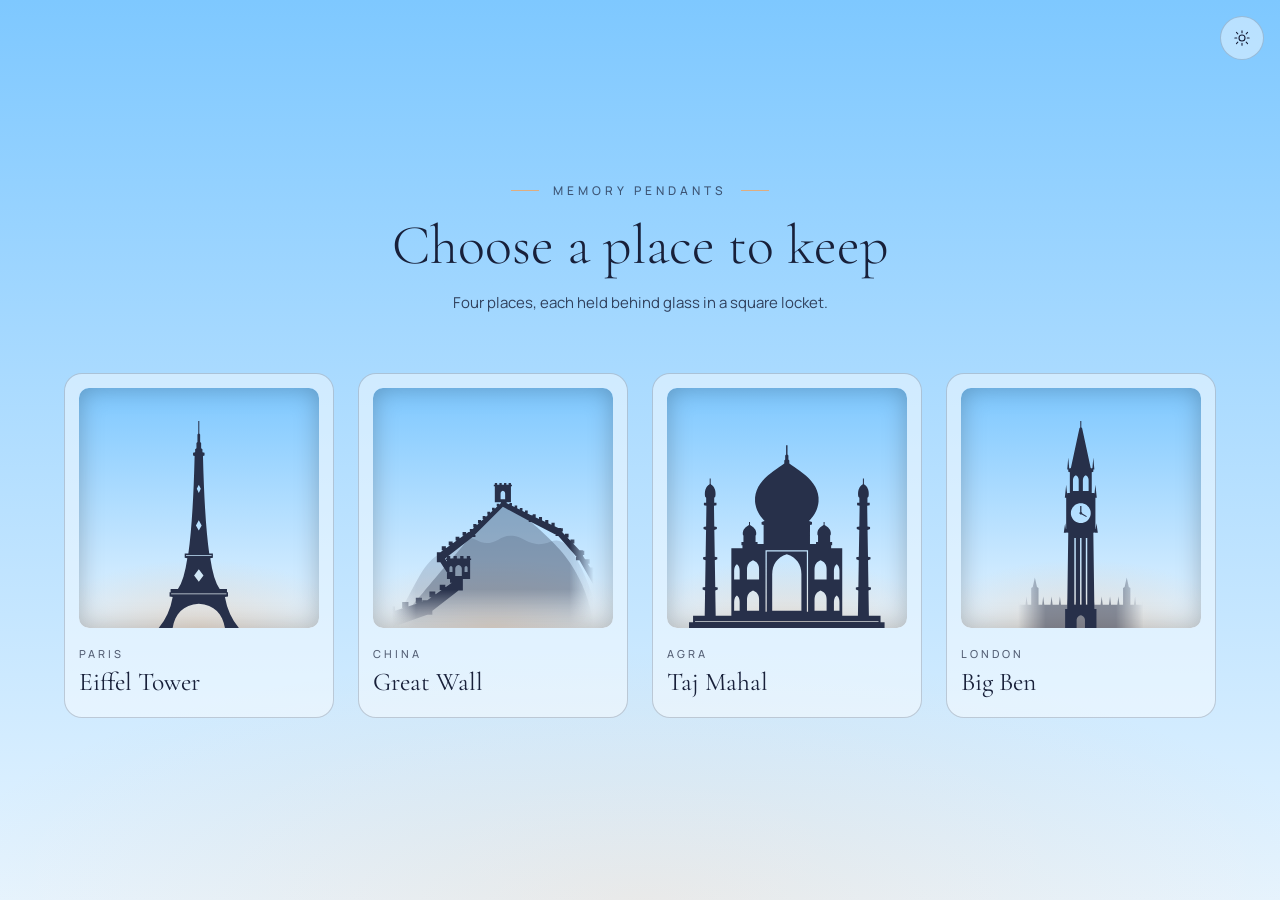
<file: index.html>
<!doctype html>
<html lang="en" class="no-js">
<head>
  <meta charset="utf-8">
  <meta name="viewport" content="width=device-width, initial-scale=1, viewport-fit=cover">
  <title>Memory Pendants</title>
  <meta name="description" content="Square memory pendants that keep a place close.">
  <link rel="preconnect" href="https://fonts.googleapis.com">
  <link rel="preconnect" href="https://fonts.gstatic.com" crossorigin>
  <link rel="stylesheet" href="https://fonts.googleapis.com/css2?family=Cormorant+Garamond:ital,wght@0,300;0,400;0,500;1,300;1,400&family=Manrope:wght@400;500;600&display=swap">
  <link rel="stylesheet" href="css/style.css">
  <script src="js/theme.js"></script>
</head>
<body>
  <header class="site-header">
    <button type="button" class="theme-toggle" aria-pressed="true" aria-label="Night sky">
      <svg class="icon-moon" width="18" height="18" viewBox="0 0 24 24" fill="none" aria-hidden="true">
        <path d="M20 14.5A8.5 8.5 0 0 1 9.5 4a8.5 8.5 0 1 0 10.5 10.5Z" stroke="currentColor" stroke-width="1.5" stroke-linecap="round" stroke-linejoin="round"/>
      </svg>
      <svg class="icon-sun" width="18" height="18" viewBox="0 0 24 24" fill="none" aria-hidden="true">
        <circle cx="12" cy="12" r="4" stroke="currentColor" stroke-width="1.5"/>
        <path d="M12 2.5V5M12 19v2.5M4.6 4.6l1.8 1.8M17.6 17.6l1.8 1.8M2.5 12H5M19 12h2.5M4.6 19.4l1.8-1.8M17.6 6.4l1.8-1.8" stroke="currentColor" stroke-width="1.5" stroke-linecap="round"/>
      </svg>
    </button>
  </header>

  <main>
    <section class="custom_location_picker" aria-labelledby="picker-heading">
      <div class="center-div">
        <div class="content-wrapper">
          <div class="section-header">
            <p class="eyebrow">Memory Pendants</p>
            <h1 id="picker-heading" class="section-heading">Choose a place to keep</h1>
            <p class="description">Four places, each held behind glass in a square locket.</p>
          </div>

          <ul class="location-grid">
            <li>
              <a class="location-card" href="paris.html">
                <span class="card-preview" data-landmark="paris" aria-hidden="true"></span>
                <span class="card-meta">Paris</span>
                <span class="card-title">Eiffel Tower</span>
              </a>
            </li>
            <li>
              <a class="location-card" href="great-wall.html">
                <span class="card-preview" data-landmark="great-wall" aria-hidden="true"></span>
                <span class="card-meta">China</span>
                <span class="card-title">Great Wall</span>
              </a>
            </li>
            <li>
              <a class="location-card" href="taj-mahal.html">
                <span class="card-preview" data-landmark="taj-mahal" aria-hidden="true"></span>
                <span class="card-meta">Agra</span>
                <span class="card-title">Taj Mahal</span>
              </a>
            </li>
            <li>
              <a class="location-card" href="big-ben.html">
                <span class="card-preview" data-landmark="big-ben" aria-hidden="true"></span>
                <span class="card-meta">London</span>
                <span class="card-title">Big Ben</span>
              </a>
            </li>
          </ul>
        </div>
      </div>
    </section>
  </main>

  <script src="assets/landmarks/paris.js"></script>
  <script src="assets/landmarks/great-wall.js"></script>
  <script src="assets/landmarks/taj-mahal.js"></script>
  <script src="assets/landmarks/big-ben.js"></script>
  <script>
    (function () {
      var section = document.querySelector('section.custom_location_picker');
      if (!section) return;
      if (!window.PENDANT_LANDMARKS || !window.DOMParser) return;

      section.querySelectorAll('.card-preview').forEach(function (preview) {
        var markup = window.PENDANT_LANDMARKS[preview.getAttribute('data-landmark')];
        if (!markup) return;

        var svg = new DOMParser().parseFromString(markup, 'image/svg+xml').documentElement;
        if (!svg || svg.nodeName.toLowerCase() !== 'svg') return;

        svg.setAttribute('class', 'landmark-svg');
        svg.setAttribute('focusable', 'false');
        svg.setAttribute('preserveAspectRatio', 'xMidYMax meet');
        preview.appendChild(document.importNode(svg, true));
      });
    })();
  </script>
</body>
</html>
</file>
<file: css/style.css>
:root {
  --primary_font: "Cormorant Garamond", "Cormorant", Georgia, "Times New Roman", serif;
  --secondary_font: "Manrope", "Helvetica Neue", Helvetica, Arial, sans-serif;

  --night-sky-top: #0b1026;
  --night-sky-bottom: #1b2450;
  --night-accent: #f5d98a;
  --night-landmark: #e9c97f;
  --night-text: #f4efe4;
  --day-sky-top: #7ec8ff;
  --day-sky-bottom: #e6f4ff;
  --day-accent: #ff9e4a;
  --day-landmark: #27304a;
  --day-text: #18203a;

  --primary_text_color: var(--night-text);
  --sky_top: var(--night-sky-top);
  --sky_bottom: var(--night-sky-bottom);
  --accent_color: var(--night-accent);
  --landmark_color: var(--night-landmark);
  --page_background: var(--night-sky-top);
  --button_text_color: var(--night-sky-top);
  --haze_color: var(--night-sky-bottom);
  --night-metal-light: #eef0f3;
  --night-metal-mid: #a9adb4;
  --night-metal-dark: #5d6169;
  --day-metal-light: #ffffff;
  --day-metal-mid: #c2c6cd;
  --day-metal-dark: #7d828b;

  --dim_color: color-mix(in srgb, color-mix(in srgb, var(--night-sky-top) 40%, #000000) 50%, transparent);
  --hairline: color-mix(in srgb, var(--night-text) 24%, transparent);
  --glass: rgba(255, 255, 255, 0.06);
  --bar_background: color-mix(in srgb, var(--night-sky-top) 94%, transparent);
  --metal_light: var(--night-metal-light);
  --metal_mid: var(--night-metal-mid);
  --metal_dark: var(--night-metal-dark);
  --day_opacity: 0;
  color-scheme: dark;

  &[data-theme="day"] {
    --primary_text_color: var(--day-text);
    --sky_top: var(--day-sky-top);
    --sky_bottom: var(--day-sky-bottom);
    --accent_color: var(--day-accent);
    --landmark_color: var(--day-landmark);
    --page_background: var(--day-sky-bottom);
    --button_text_color: #ffffff;
    --haze_color: var(--day-sky-bottom);
    --dim_color: color-mix(in srgb, color-mix(in srgb, var(--day-sky-bottom) 40%, #ffffff) 55%, transparent);
    --hairline: color-mix(in srgb, var(--day-text) 20%, transparent);
    --glass: rgba(255, 255, 255, 0.45);
    --bar_background: color-mix(in srgb, color-mix(in srgb, var(--day-sky-bottom) 40%, #ffffff) 95%, transparent);
    --metal_light: var(--day-metal-light);
    --metal_mid: var(--day-metal-mid);
    --metal_dark: var(--day-metal-dark);
    --day_opacity: 1;
    color-scheme: light;
  }

  @media (prefers-color-scheme: light) {
    &:not([data-theme]) {
      --primary_text_color: var(--day-text);
      --sky_top: var(--day-sky-top);
      --sky_bottom: var(--day-sky-bottom);
      --accent_color: var(--day-accent);
      --landmark_color: var(--day-landmark);
      --page_background: var(--day-sky-bottom);
      --button_text_color: #ffffff;
      --haze_color: var(--day-sky-bottom);
      --dim_color: color-mix(in srgb, color-mix(in srgb, var(--day-sky-bottom) 40%, #ffffff) 55%, transparent);
      --hairline: color-mix(in srgb, var(--day-text) 20%, transparent);
      --glass: rgba(255, 255, 255, 0.45);
      --bar_background: color-mix(in srgb, color-mix(in srgb, var(--day-sky-bottom) 40%, #ffffff) 95%, transparent);
      --metal_light: var(--day-metal-light);
      --metal_mid: var(--day-metal-mid);
      --metal_dark: var(--day-metal-dark);
      --day_opacity: 1;
      color-scheme: light;
    }
  }
}

@keyframes starTwinkle {
  to {
    opacity: 0.12;
  }
}

@keyframes cloudDrift {
  from {
    transform: translateX(0);
  }
  to {
    transform: translateX(var(--dx));
  }
}

@keyframes shootingStar {
  0% {
    opacity: 0;
    transform: rotate(-24deg) translateX(0);
  }
  1.5% {
    opacity: 1;
  }
  6% {
    opacity: 0;
    transform: rotate(-24deg) translateX(-40vmin);
  }
  100% {
    opacity: 0;
    transform: rotate(-24deg) translateX(-40vmin);
  }
}

@keyframes nudgeLine {
  from {
    transform: translateY(-100%);
  }
  to {
    transform: translateY(100%);
  }
}

*,
*::before,
*::after {
  box-sizing: border-box;
}

html {
  -webkit-text-size-adjust: 100%;
  text-size-adjust: 100%;

  &.lenis,
  &.lenis body {
    height: auto;
  }

  &.lenis.lenis-smooth {
    scroll-behavior: auto !important;
  }
}

body {
  margin: 0;
  background-color: var(--page_background);
  color: var(--primary_text_color);
  font-family: var(--secondary_font);
  -webkit-font-smoothing: antialiased;
  -moz-osx-font-smoothing: grayscale;
  transition: background-color 0.6s ease, color 0.6s ease;
}

main {
  display: block;
}

[hidden] {
  display: none !important;
}

:focus-visible {
  outline: 2px solid var(--primary_text_color);
  outline-offset: 3px;
}

.visually-hidden {
  position: absolute !important;
  width: 1px;
  height: 1px;
  margin: -1px;
  padding: 0;
  overflow: hidden;
  clip: rect(0 0 0 0);
  white-space: nowrap;
  border: 0;
}

.eyebrow {
  margin: 0;
  font-family: var(--secondary_font);
  font-size: 12px;
  font-weight: 500;
  letter-spacing: 4px;
  text-transform: uppercase;
  opacity: 0.7;
}

.description {
  margin: 0;
  font-family: var(--secondary_font);
  font-size: clamp(15px, 1.05vw, 17px);
  line-height: 1.75;
  opacity: 0.82;
}

.cta-button {
  display: inline-flex;
  align-items: center;
  justify-content: center;
  gap: 10px;
  min-height: 52px;
  padding: 14px 34px;
  border-radius: 9999px;
  border: 1px solid var(--primary_text_color);
  background: transparent;
  color: var(--primary_text_color);
  font-family: var(--secondary_font);
  font-size: 13px;
  font-weight: 600;
  letter-spacing: 2px;
  text-transform: uppercase;
  cursor: pointer;
  transition: background-color 0.35s cubic-bezier(0.23, 1, 0.32, 1), color 0.35s cubic-bezier(0.23, 1, 0.32, 1), border-color 0.35s cubic-bezier(0.23, 1, 0.32, 1), transform 0.35s cubic-bezier(0.23, 1, 0.32, 1), box-shadow 0.35s cubic-bezier(0.23, 1, 0.32, 1);

  &.button-primary {
    background: var(--primary_text_color);
    color: var(--button_text_color);
  }

  &:hover {
    transform: translateY(-2px);
    box-shadow: 0 10px 28px rgba(0, 0, 0, 0.18);
  }

  &.is-added {
    background: transparent;
    color: var(--primary_text_color);
  }
}

.center-div {
  width: 100%;
  max-width: 1200px;
  margin: 0 auto;
  padding: 0 24px;

  @media screen and (max-width: 1200px) {
    max-width: 95%;
    padding: 0;
  }
}

/* Site Header */
.site-header {
  position: fixed;
  top: 0;
  right: 0;
  z-index: 20;
  padding: max(16px, env(safe-area-inset-top)) max(16px, env(safe-area-inset-right)) 0 0;

  .theme-toggle {
    display: grid;
    place-items: center;
    width: 44px;
    height: 44px;
    padding: 0;
    border-radius: 50%;
    border: 1px solid var(--hairline);
    background: var(--glass);
    color: var(--primary_text_color);
    cursor: pointer;
    transition: background-color 0.6s ease, border-color 0.6s ease, color 0.6s ease, transform 0.35s cubic-bezier(0.23, 1, 0.32, 1);

    &:hover {
      transform: scale(1.06);
    }

    & svg {
      grid-area: 1 / 1;
      transition: opacity 0.6s ease, transform 0.6s cubic-bezier(0.23, 1, 0.32, 1);
    }

    .icon-sun {
      opacity: 0;
      transform: rotate(-45deg) scale(0.6);
    }

    :root[data-theme="day"] & {
      .icon-moon {
        opacity: 0;
        transform: rotate(45deg) scale(0.6);
      }

      .icon-sun {
        opacity: 1;
        transform: none;
      }
    }

    .no-js & {
      display: none;
    }
  }
}

/* Custom Pendant Scene */
section.custom_pendant_scene {
  --vh: 1vh;
  --sq: min(calc(38 * var(--vh)), 30vw);
  --sq-y: calc(-2 * var(--vh));
  --lm-h: calc(72 * var(--vh));
  --lm-y: calc(-3 * var(--vh));
  --lm-ratio: 0.5;
  --pw-x: 0.26;
  --pw-y: 1.06;
  --pw-size: 0.48;
  --d-pendant-x: 0.25;
  --m-pendant-scale: 0.7;
  --m-pendant-y: 0.21;
  position: relative;
  overflow-x: clip;

  @supports (height: 1dvh) {
    --vh: 1dvh;
  }

  @media screen and (max-width: 899px) {
    --sq: min(calc(34 * var(--vh)), 56vw);
    --lm-h: calc(68 * var(--vh));
    --m-pendant-scale: 0.8;
    --m-pendant-y: 0.24;
  }

  @media screen and (max-width: 599px) {
    --m-pendant-scale: 0.7;
    --m-pendant-y: 0.21;
  }

  @media screen and (max-width: 599px) and (max-height: 700px) {
    --m-pendant-scale: 0.6;
    --m-pendant-y: 0.19;
  }

  .scene-stage {
    position: relative;
    padding-bottom: 72px;
  }

  .scene-backdrop {
    position: absolute;
    inset: 0;
    overflow: hidden;
  }

  .sky-layer {
    position: absolute;
    inset: 0;
    transition: opacity 0.6s ease;

    &.sky-night {
      background:
        radial-gradient(ellipse 80% 40% at 50% 100%, color-mix(in srgb, var(--night-accent) 12%, transparent), transparent 70%),
        linear-gradient(180deg, var(--night-sky-top) 0%, var(--night-sky-bottom) 100%);
    }

    &.sky-day {
      opacity: var(--day_opacity);
      background:
        radial-gradient(ellipse 90% 45% at 50% 100%, color-mix(in srgb, var(--day-accent) 14%, transparent), transparent 70%),
        linear-gradient(180deg, var(--day-sky-top) 0%, var(--day-sky-bottom) 100%);
    }
  }

  .sky-far,
  .sky-near {
    position: absolute;
    inset: -8% 0;
  }

  .sky-stars,
  .picture-stars,
  .sky-clouds {
    position: absolute;
    inset: 0;
  }

  .star {
    position: absolute;
    left: var(--x);
    top: var(--y);
    width: var(--s);
    height: var(--s);
    border-radius: 50%;
    background: #ffffff;
    opacity: var(--o);

    &.is-twinkling {
      animation: starTwinkle var(--t) ease-in-out var(--d) infinite alternate;
    }
  }

  .shooting-star {
    position: absolute;
    left: var(--x);
    top: var(--y);
    width: 110px;
    height: 1px;
    background: linear-gradient(90deg, #ffffff, rgba(255, 255, 255, 0));
    opacity: 0;
    animation: shootingStar var(--t) linear var(--d) infinite;

    @media screen and (max-width: 899px) {
      display: none;
    }
  }

  .sky-grain {
    position: absolute;
    inset: 0;
    opacity: 0.06;
    background-image: url("data:image/svg+xml,%3Csvg xmlns='http://www.w3.org/2000/svg' width='160' height='160'%3E%3Cfilter id='n'%3E%3CfeTurbulence type='fractalNoise' baseFrequency='0.9' numOctaves='2' stitchTiles='stitch'/%3E%3C/filter%3E%3Crect width='100%25' height='100%25' filter='url(%23n)'/%3E%3C/svg%3E");
  }

  .sun {
    position: absolute;
    left: 74%;
    top: 22%;
    width: clamp(120px, 16vw, 240px);
    aspect-ratio: 1;
    border-radius: 50%;
    transform: translate(-50%, -50%);
    background: radial-gradient(circle, #ffffff 0 16%, color-mix(in srgb, var(--day-accent) 30%, #ffffff) 21%, color-mix(in srgb, var(--day-accent) 22%, transparent) 38%, transparent 70%);

    @media screen and (max-width: 899px) {
      left: 78%;
      top: 18%;
    }
  }

  .cloud {
    position: absolute;
    left: var(--x);
    top: var(--y);
    width: var(--w);
    aspect-ratio: 2.6;
    opacity: var(--o);
    background:
      radial-gradient(ellipse 36% 48% at 30% 64%, rgba(255, 255, 255, 0.95), rgba(255, 255, 255, 0) 70%),
      radial-gradient(ellipse 32% 58% at 54% 46%, rgba(255, 255, 255, 0.95), rgba(255, 255, 255, 0) 70%),
      radial-gradient(ellipse 30% 42% at 75% 64%, rgba(255, 255, 255, 0.9), rgba(255, 255, 255, 0) 70%);
    animation: cloudDrift var(--t) ease-in-out var(--d) infinite alternate;
  }

  .scene-dim {
    display: none;
  }

  .pendant-group {
    position: relative;
    display: flex;
    flex-direction: column;
    align-items: center;
  }

  .scene-window {
    position: relative;
    width: 100%;
    height: calc(84 * var(--vh));
  }

  .window-picture,
  .window-haze,
  .pendant-art {
    display: none;
  }

  .landmark {
    position: absolute;
    left: 50%;
    top: calc(50% + var(--lm-y));
    width: min(calc(var(--lm-h) * var(--lm-ratio)), 88vw);
    aspect-ratio: var(--lm-ratio);
    margin: 0;
    color: var(--landmark_color);
    transform: translate(-50%, -50%);
    transition: color 0.6s ease;

    .landmark-svg {
      display: block;
      width: 100%;
      height: 100%;
      color: inherit;
    }
  }

  .pendant-still {
    --still-w: min(300px, 72vw);
    position: relative;
    width: var(--still-w);
    margin-top: calc(-12 * var(--vh));

    .still-picture {
      position: absolute;
      left: calc(var(--pw-x) * var(--still-w));
      top: calc(var(--pw-y) * var(--still-w));
      width: calc(var(--pw-size) * var(--still-w));
      aspect-ratio: 1;
      overflow: hidden;
      border-radius: 8%;
      background:
        radial-gradient(ellipse 90% 40% at 50% 100%, color-mix(in srgb, var(--accent_color) 26%, transparent), transparent 72%),
        linear-gradient(180deg, var(--sky_top) 0%, var(--sky_bottom) 100%);
    }

    .still-landmark {
      position: absolute;
      inset: 14% 8% -1%;
      color: var(--landmark_color);

      .landmark-svg {
        display: block;
        width: 100%;
        height: 100%;
        color: inherit;
      }
    }
  }

  .pendant-image {
    position: relative;
    display: block;
    width: 100%;
    height: auto;
  }

  .scene-details {
    position: relative;
    display: flex;
    justify-content: center;
    padding: 48px 24px 0;
  }

  .details-inner {
    width: 100%;
    max-width: 34rem;
  }

  .eyebrow {
    display: flex;
    align-items: center;
    gap: 14px;

    &::before {
      content: "";
      width: 28px;
      height: 1px;
      background: var(--accent_color);
    }
  }

  .details-title {
    margin: 18px 0 0;
    font-family: var(--primary_font);
    font-size: clamp(40px, 4.4vw, 68px);
    font-weight: 300;
    line-height: 1.02;
    letter-spacing: -0.5px;
  }

  .details-tagline {
    margin: 10px 0 0;
    font-family: var(--primary_font);
    font-size: clamp(19px, 1.6vw, 24px);
    font-style: italic;
    font-weight: 300;
    opacity: 0.78;
  }

  .details-price {
    margin: 26px 0 0;
    font-family: var(--secondary_font);
    font-size: 17px;
    font-weight: 500;
    letter-spacing: 1.5px;
    font-variant-numeric: lining-nums;
  }

  .details-divider {
    display: block;
    width: 56px;
    height: 1px;
    margin: 26px 0;
    background: var(--accent_color);
  }

  .details-list {
    display: grid;
    gap: 10px;
    margin: 26px 0 0;
    padding: 0;
    list-style: none;

    & li {
      position: relative;
      padding-left: 26px;
      font-size: 14px;
      line-height: 1.55;
      opacity: 0.86;

      &::before {
        content: "";
        position: absolute;
        left: 0;
        top: 11px;
        width: 14px;
        height: 1px;
        background: var(--accent_color);
      }
    }
  }

  .details-cta {
    margin-top: 34px;
  }

  .scroll-nudge,
  .buy-bar {
    display: none;
  }

  .no-js & {
    .scene-window,
    .pendant-still {
      display: none;
    }
  }
}

html.is-animated section.custom_pendant_scene {
  height: 450vh;
  height: 450svh;

  .scene-stage {
    position: sticky;
    top: 0;
    height: 100vh;
    height: 100dvh;
    padding: 0;
    overflow: hidden;
  }

  .scene-dim {
    display: block;
    position: absolute;
    inset: 0;
    background: var(--dim_color);
    opacity: 0;
    transition: background-color 0.6s ease;
  }

  .pendant-group {
    position: absolute;
    inset: 0;
    display: block;
    will-change: transform;
  }

  .scene-window {
    --clip: 0;
    position: absolute;
    inset: 0;
    height: auto;
    -webkit-clip-path: inset(calc((50% + var(--sq-y) - var(--sq) / 2) * var(--clip)) calc((50% - var(--sq) / 2) * var(--clip)) calc((50% - var(--sq-y) - var(--sq) / 2) * var(--clip)) calc((50% - var(--sq) / 2) * var(--clip)) round calc(var(--sq) * 0.0833 * var(--clip)));
    clip-path: inset(calc((50% + var(--sq-y) - var(--sq) / 2) * var(--clip)) calc((50% - var(--sq) / 2) * var(--clip)) calc((50% - var(--sq-y) - var(--sq) / 2) * var(--clip)) calc((50% - var(--sq) / 2) * var(--clip)) round calc(var(--sq) * 0.0833 * var(--clip)));
  }

  .window-picture {
    display: block;
    position: absolute;
    left: calc(50% - var(--sq) / 2);
    top: calc(50% + var(--sq-y) - var(--sq) / 2);
    width: var(--sq);
    height: var(--sq);
    border-radius: calc(var(--sq) * 0.0833);
    overflow: hidden;
    opacity: 0;

    &::after {
      content: "";
      position: absolute;
      inset: 0;
      border-radius: inherit;
      box-shadow: inset 0 0 calc(var(--sq) * 0.1) rgba(0, 0, 0, 0.3);
    }

    .picture-sky {
      position: absolute;
      inset: 0;
      transition: opacity 0.6s ease;

      &.picture-night {
        background:
          radial-gradient(ellipse 90% 40% at 50% 100%, color-mix(in srgb, var(--night-accent) 26%, transparent), transparent 72%),
          linear-gradient(180deg, var(--night-sky-top) 0%, var(--night-sky-bottom) 100%);
      }

      &.picture-day {
        opacity: var(--day_opacity);
        background:
          radial-gradient(ellipse 90% 40% at 50% 100%, color-mix(in srgb, var(--day-accent) 26%, transparent), transparent 72%),
          linear-gradient(180deg, var(--day-sky-top) 0%, var(--day-sky-bottom) 100%);
      }
    }

    .picture-sun {
      position: absolute;
      left: 76%;
      top: 22%;
      width: 26%;
      aspect-ratio: 1;
      border-radius: 50%;
      transform: translate(-50%, -50%);
      background: radial-gradient(circle, #ffffff 0 22%, color-mix(in srgb, var(--day-accent) 30%, transparent) 42%, transparent 70%);
    }
  }

  .landmark {
    will-change: transform;
  }

  .window-haze {
    display: block;
    position: absolute;
    inset: 0;
    background: linear-gradient(180deg, transparent 10%, var(--haze_color) 100%);
    opacity: 0;
  }

  .pendant-art {
    display: block;
    position: absolute;
    left: calc(50% - var(--sq) * 0.625);
    top: calc(50% + var(--sq-y) - var(--sq) * 2.7083);
    width: calc(var(--sq) * 1.25);
    height: calc(var(--sq) * 3.3333);
    overflow: visible;
    opacity: 0;
  }

  .pendant-frame {
    transform-origin: 50% 81.25%;

    .metal-light {
      stop-color: var(--metal_light);
    }

    .metal-mid {
      stop-color: var(--metal_mid);
    }

    .metal-dark {
      stop-color: var(--metal_dark);
    }

    .frame-edge {
      stroke: var(--metal_light);
      stroke-opacity: 0.6;
    }
  }

  .pendant-chain {
    .chain-shade {
      stroke: var(--metal_dark);
    }

    .chain-shine {
      stroke: var(--metal_light);
    }
  }

  .pendant-still {
    display: contents;

    .still-picture {
      display: none;
    }
  }

  .pendant-image {
    position: absolute;
    left: calc(50% - var(--sq) / 2 - var(--pw-x) * var(--sq) / var(--pw-size));
    top: calc(50% + var(--sq-y) - var(--sq) / 2 - var(--pw-y) * var(--sq) / var(--pw-size));
    width: calc(var(--sq) / var(--pw-size));
    max-width: none;
    margin: 0;
    opacity: 0;
  }

  .scene-details {
    position: absolute;
    top: 0;
    bottom: 0;
    left: 50%;
    right: 0;
    align-items: center;
    justify-content: flex-start;
    padding: 0 clamp(24px, 6vw, 112px) 0 clamp(16px, 3vw, 56px);
    opacity: 0;
    visibility: hidden;

    @media screen and (max-width: 899px) {
      top: calc(var(--m-pendant-y) * 100% + var(--sq) * var(--m-pendant-scale) * 0.625 + 20px);
      bottom: calc(84px + env(safe-area-inset-bottom));
      left: 0;
      align-items: flex-start;
      justify-content: center;
      padding: 0 max(24px, env(safe-area-inset-left)) 0 max(24px, env(safe-area-inset-right));
    }
  }

  .details-inner {
    @media screen and (max-width: 899px) {
      max-width: 36rem;
    }
  }

  .details-title {
    @media screen and (max-width: 899px) {
      margin-top: 12px;
      font-size: clamp(32px, 7vw, 52px);
    }
  }

  .details-tagline {
    @media screen and (max-width: 899px) {
      margin-top: 4px;
      font-size: 18px;
    }
  }

  .details-price {
    @media screen and (max-width: 899px) {
      display: none;
    }
  }

  .details-divider {
    @media screen and (max-width: 899px) {
      margin: 16px 0;
    }
  }

  .description {
    @media screen and (max-width: 899px) {
      font-size: 16px;
      line-height: 1.7;
    }

    @media screen and (max-width: 599px) {
      font-size: 14px;
      line-height: 1.65;
    }
  }

  .details-list {
    @media screen and (max-width: 899px) {
      gap: 6px;
      margin-top: 16px;

      & li {
        font-size: 15px;
      }
    }

    @media screen and (max-width: 599px) {
      & li {
        font-size: 13px;
      }
    }
  }

  .details-cta {
    @media screen and (max-width: 899px) {
      display: none;
    }
  }

  .scroll-nudge {
    position: absolute;
    left: 50%;
    bottom: calc(22px + env(safe-area-inset-bottom));
    display: flex;
    flex-direction: column;
    align-items: center;
    gap: 12px;
    transform: translateX(-50%);
    opacity: 0.8;

    .nudge-label {
      font-family: var(--secondary_font);
      font-size: 11px;
      font-weight: 500;
      letter-spacing: 4px;
      text-transform: uppercase;
      padding-left: 4px;
    }

    .nudge-line {
      position: relative;
      width: 1px;
      height: 44px;
      overflow: hidden;
      background: var(--hairline);

      & span {
        position: absolute;
        inset: 0;
        background: var(--primary_text_color);
        animation: nudgeLine 2.2s cubic-bezier(0.23, 1, 0.32, 1) infinite;
      }
    }
  }

  .buy-bar {
    @media screen and (max-width: 899px) {
      position: fixed;
      left: 0;
      right: 0;
      bottom: 0;
      z-index: 15;
      display: flex;
      align-items: center;
      justify-content: space-between;
      gap: 16px;
      padding: 12px max(16px, env(safe-area-inset-right)) calc(12px + env(safe-area-inset-bottom)) max(16px, env(safe-area-inset-left));
      background: var(--bar_background);
      border-top: 1px solid var(--hairline);
      visibility: hidden;
      transform: translateY(110%);
      transition: transform 0.5s cubic-bezier(0.23, 1, 0.32, 1), visibility 0s linear 0.5s, background-color 0.6s ease;
    }

    .buy-bar-info {
      display: flex;
      flex-direction: column;
      min-width: 0;
    }

    .buy-bar-title {
      overflow: hidden;
      font-family: var(--primary_font);
      font-size: 18px;
      line-height: 1.2;
      white-space: nowrap;
      text-overflow: ellipsis;
    }

    .buy-bar-price {
      font-size: 14px;
      font-weight: 500;
      letter-spacing: 1px;
    }

    .cta-button {
      flex-shrink: 0;
      min-height: 46px;
      padding: 12px 24px;
      font-size: 12px;
    }
  }

  &.is-revealed .buy-bar {
    @media screen and (max-width: 899px) {
      visibility: visible;
      transform: none;
      transition: transform 0.5s cubic-bezier(0.23, 1, 0.32, 1), visibility 0s linear 0s, background-color 0.6s ease;
    }
  }
}

/* Custom Location Picker */
section.custom_location_picker {
  display: flex;
  align-items: center;
  min-height: 100vh;
  min-height: 100dvh;
  padding: 80px 0;
  background:
    radial-gradient(ellipse 80% 40% at 50% 100%, color-mix(in srgb, var(--accent_color) 12%, transparent), transparent 70%),
    linear-gradient(180deg, var(--sky_top) 0%, var(--sky_bottom) 100%);

  @media screen and (max-width: 768px) {
    padding: 72px 0 40px;
  }

  .section-header {
    max-width: 36rem;
    margin: 0 auto 56px;
    text-align: center;

    @media screen and (max-width: 768px) {
      margin-bottom: 32px;
    }

    .eyebrow {
      display: flex;
      align-items: center;
      justify-content: center;
      gap: 14px;

      &::before,
      &::after {
        content: "";
        width: 28px;
        height: 1px;
        background: var(--accent_color);
      }
    }
  }

  .section-heading {
    margin: 16px 0 0;
    font-family: var(--primary_font);
    font-size: clamp(36px, 5vw, 56px);
    font-weight: 300;
    line-height: 1.1;
  }

  .description {
    margin-top: 14px;
  }

  .location-grid {
    display: grid;
    grid-template-columns: repeat(4, minmax(0, 1fr));
    gap: 24px;
    margin: 0;
    padding: 0;
    list-style: none;

    @media screen and (max-width: 900px) {
      grid-template-columns: repeat(2, minmax(0, 1fr));
    }

    @media screen and (max-width: 600px) {
      gap: 14px;
    }
  }

  .location-card {
    display: flex;
    flex-direction: column;
    gap: 6px;
    padding: 14px 14px 20px;
    border: 1px solid var(--hairline);
    border-radius: 18px;
    background: var(--glass);
    color: inherit;
    text-decoration: none;
    transition: transform 0.35s cubic-bezier(0.23, 1, 0.32, 1), border-color 0.35s cubic-bezier(0.23, 1, 0.32, 1);

    &:hover {
      transform: translateY(-4px);
      border-color: color-mix(in srgb, var(--primary_text_color) 45%, transparent);
    }

    @media screen and (max-width: 600px) {
      padding: 10px 10px 16px;
      border-radius: 14px;
    }
  }

  .card-preview {
    position: relative;
    display: block;
    aspect-ratio: 1;
    margin-bottom: 12px;
    overflow: hidden;
    border-radius: 10px;
    color: var(--landmark_color);
    background:
      radial-gradient(ellipse 90% 40% at 50% 100%, color-mix(in srgb, var(--accent_color) 22%, transparent), transparent 72%),
      linear-gradient(180deg, var(--sky_top) 0%, var(--sky_bottom) 100%);
    box-shadow: inset 0 0 24px rgba(0, 0, 0, 0.25);

    .landmark-svg {
      position: absolute;
      left: 8%;
      top: 14%;
      width: 84%;
      height: 87%;
      color: inherit;
    }
  }

  .card-meta {
    font-family: var(--secondary_font);
    font-size: 11px;
    font-weight: 500;
    letter-spacing: 3px;
    text-transform: uppercase;
    opacity: 0.7;
  }

  .card-title {
    font-family: var(--primary_font);
    font-size: clamp(20px, 2vw, 26px);
    line-height: 1.2;
  }
}

@media (prefers-reduced-motion: reduce) {
  section.custom_pendant_scene {
    .star,
    .cloud,
    .shooting-star,
    .nudge-line span {
      animation: none !important;
    }

    .sky-layer,
    .picture-sky,
    .landmark,
    .cta-button {
      transition: none !important;
    }

    .cta-button:hover {
      transform: none;
    }
  }

  section.custom_location_picker .location-card {
    transition: none;

    &:hover {
      transform: none;
    }
  }
}
</file>
